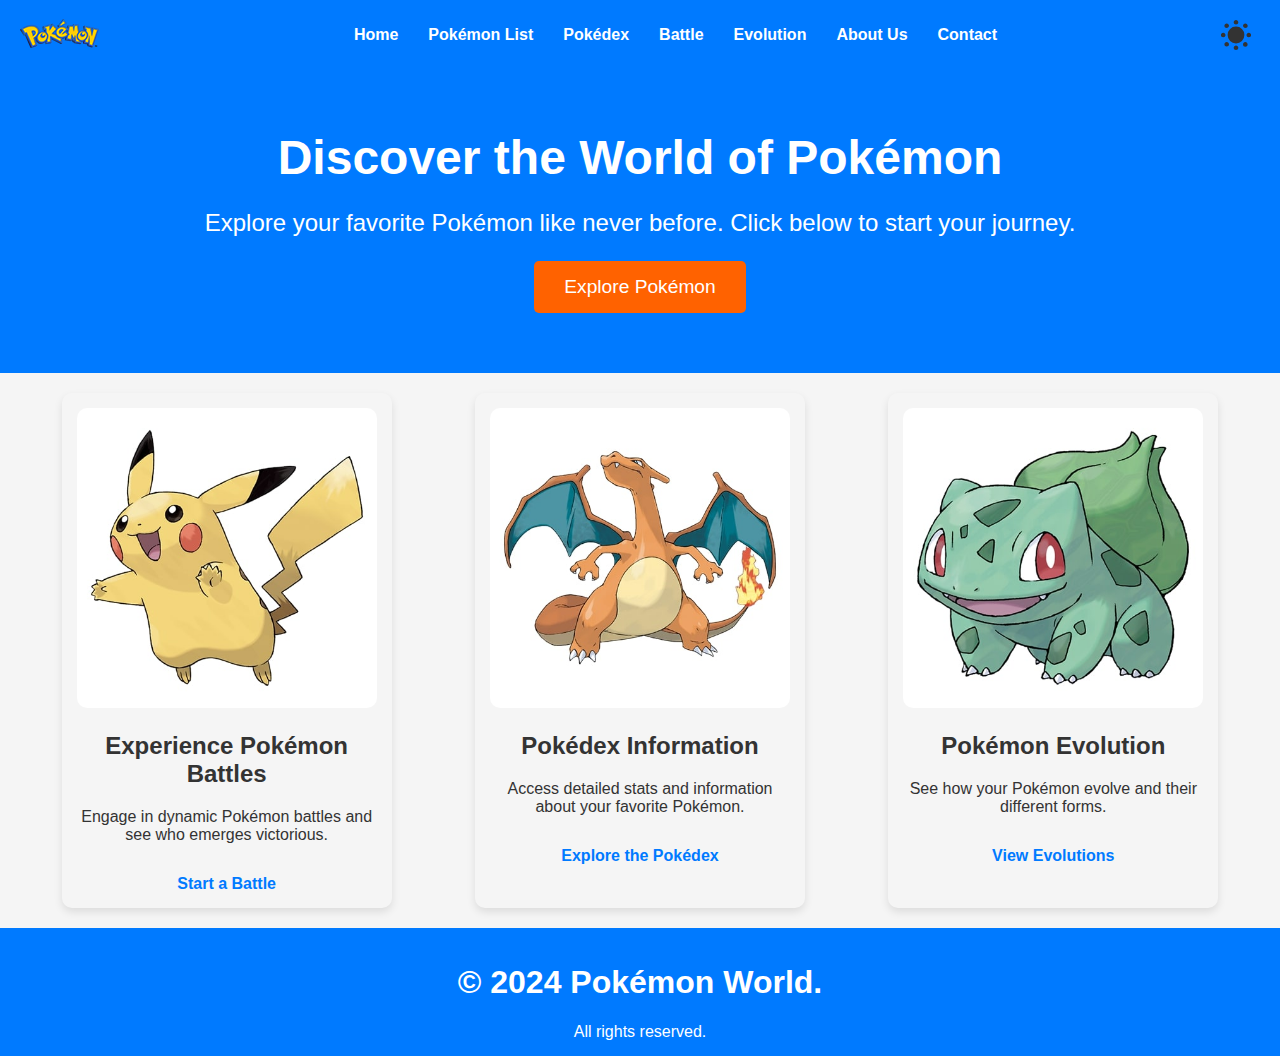
<file: index.html>
<!DOCTYPE html>
<html lang="en">
<head>
    <meta charset="UTF-8">
    <meta name="viewport" content="width=device-width, initial-scale=1.0">
    <title>Pokémon World - Home</title>
    <link rel="stylesheet" href="styles.css">
    <link rel="icon" href="images/logo.png">
</head>
<body>
    <header>
        <nav class="navbar">
            <div class="logo">
                <a href="index.html"><img src="images/logo.png" alt="Pokémon World Logo"></a>
            </div>
            <ul class="nav-links">
                <li><a href="index.html">Home</a></li>
                <li><a href="pokemon-list.html">Pokémon List</a></li>
                <li><a href="pokedex.html">Pokédex</a></li>
                <li><a href="battle.html">Battle</a></li>
                <li><a href="evolution.html">Evolution</a></li>
                <li><a href="about.html">About Us</a></li>
                <li><a href="contact.html">Contact</a></li>
            </ul>
            <!-- Dark mode toggle switch -->
            <button class="theme-toggle" type="button" title="Toggle theme" aria-label="Toggle theme">
                <svg xmlns="http://www.w3.org/2000/svg" aria-hidden="true" width="1em" height="1em" fill="currentColor" class="theme-toggle__expand" viewBox="0 0 32 32">
                    <clipPath id="theme-toggle__expand__cutout">
                        <path d="M0-11h25a1 1 0 0017 13v30H0Z" />
                    </clipPath>
                    <g clip-path="url(#theme-toggle__expand__cutout)">
                        <circle cx="16" cy="16" r="8.4" />
                        <path d="M18.3 3.2c0 1.3-1 2.3-2.3 2.3s-2.3-1-2.3-2.3S14.7.9 16 .9s2.3 1 2.3 2.3zm-4.6 25.6c0-1.3 1-2.3 2.3-2.3s2.3 1 2.3 2.3-1 2.3-2.3 2.3-2.3-1-2.3-2.3zm15.1-10.5c-1.3 0-2.3-1-2.3-2.3s1-2.3 2.3-2.3 2.3 1 2.3 2.3-1 2.3-2.3 2.3zM3.2 13.7c1.3 0 2.3 1 2.3 2.3s-1 2.3-2.3 2.3S.9 17.3.9 16s1-2.3 2.3-2.3zm5.8-7C9 7.9 7.9 9 6.7 9S4.4 8 4.4 6.7s1-2.3 2.3-2.3S9 5.4 9 6.7zm16.3 21c-1.3 0-2.3-1-2.3-2.3s1-2.3 2.3-2.3 2.3 1 2.3 2.3-1 2.3-2.3 2.3zm2.4-21c0 1.3-1 2.3-2.3 2.3S23 7.9 23 6.7s1-2.3 2.3-2.3 2.4 1 2.4 2.3zM6.7 23C8 23 9 24 9 25.3s-1 2.3-2.3 2.3-2.3-1-2.3-2.3 1-2.3 2.3-2.3z" />
                    </g>
                </svg>
            </button>
        </nav>
    </header>
    <main>
        
        <section class="hero">
            <div class="hero-text">
                <h1>Discover the World of Pokémon</h1>
                <p>Explore your favorite Pokémon like never before. Click below to start your journey.</p>
                <a href="pokemon-list.html" class="cta-button">Explore Pokémon</a>
            </div>
        </section>
        <div class="features">
            <article>
                <img src="images/pikachu.jpg" alt="Pikachu ready for battle" loading="lazy">
                <h2>Experience Pokémon Battles</h2>
                <p>Engage in dynamic Pokémon battles and see who emerges victorious.</p>
                <a href="battle.html" class="cta-link">Start a Battle</a>
            </article>
            <article>
                <img src="images/charizard.jpg" alt="Charizard displaying its power" loading="lazy">
                <h2>Pokédex Information</h2>
                <p>Access detailed stats and information about your favorite Pokémon.</p>
                <a href="pokedex.html" class="cta-link">Explore the Pokédex</a>
            </article>
            <article>
                <img src="images/bulbasaur.jpg" alt="Bulbasaur evolving" loading="lazy">
                <h2>Pokémon Evolution</h2>
                <p>See how your Pokémon evolve and their different forms.</p>
                <a href="evolution.html" class="cta-link">View Evolutions</a>
            </article>
        </div>
    </main>
    <footer>
        <article><h1>© 2024 Pokémon World.</h1> All rights reserved.</article>
    </footer>
    <script src="script.js"></script>
</body>
</html>
</file>
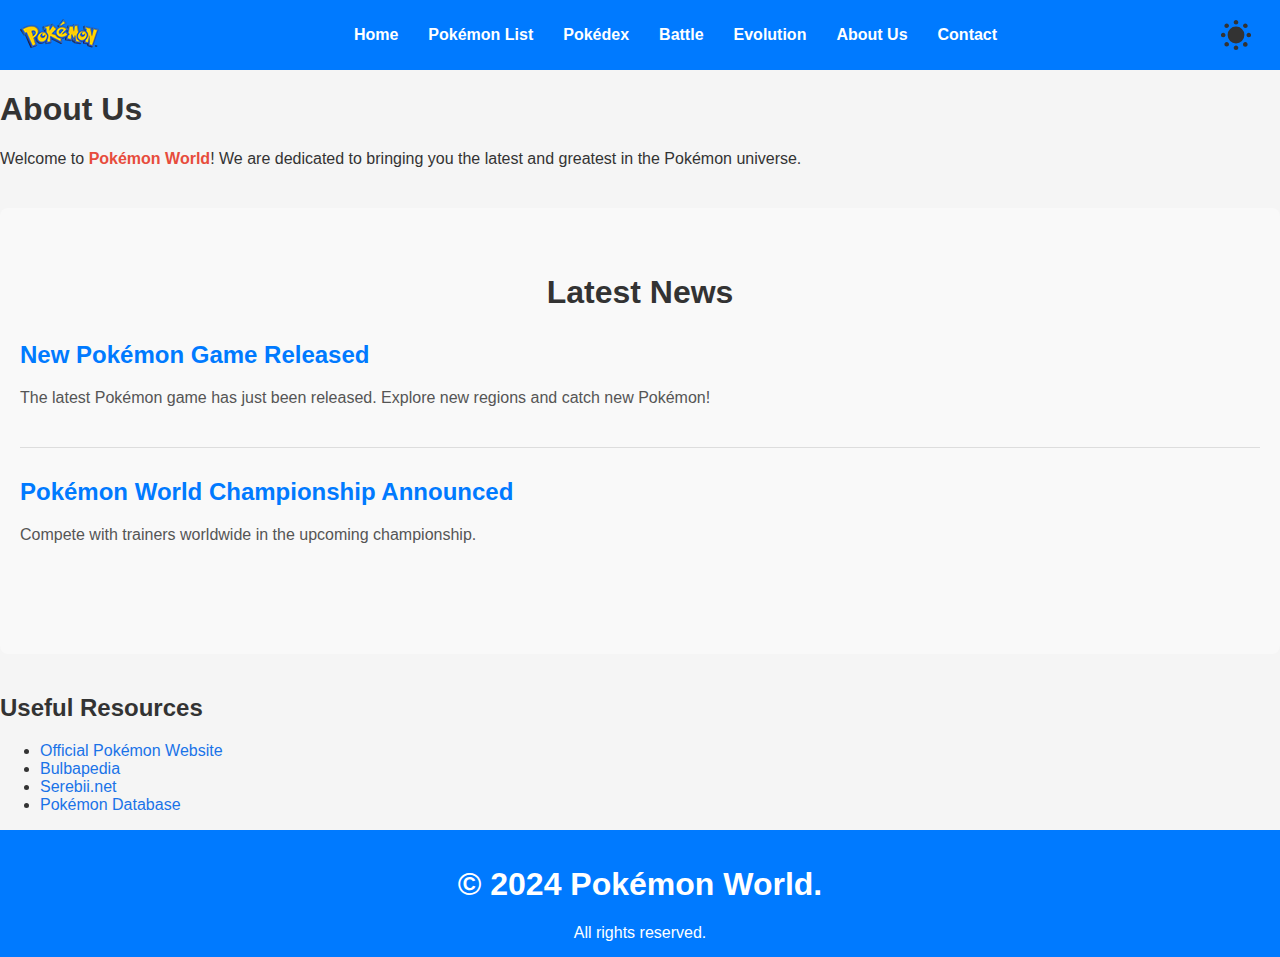
<file: about.html>
<!DOCTYPE html>
<html lang="en">
<head>
    <!-- Meta tags and links -->
    <meta charset="UTF-8">
    <meta name="viewport" content="width=device-width, initial-scale=1.0">
    <title>Pokémon World - About Us</title>
    <link rel="stylesheet" href="styles.css">
    <link rel="icon" href="images/logo.png">
</head>
<body>
    <header>
        <nav class="navbar">
            <div class="logo">
                <a href="index.html"><img src="images/logo.png" alt="Pokémon World Logo"></a>
            </div>
            <ul class="nav-links">
                <li><a href="index.html">Home</a></li>
                <li><a href="pokemon-list.html">Pokémon List</a></li>
                <li><a href="pokedex.html">Pokédex</a></li>
                <li><a href="battle.html">Battle</a></li>
                <li><a href="evolution.html">Evolution</a></li>
                <li><a href="about.html">About Us</a></li>
                <li><a href="contact.html">Contact</a></li>
            </ul>
            <!-- Dark mode toggle switch -->
            <button class="theme-toggle" type="button" title="Toggle theme" aria-label="Toggle theme">
                <svg xmlns="http://www.w3.org/2000/svg" aria-hidden="true" width="32" height="32" fill="currentColor" class="theme-toggle__expand" viewBox="0 0 32 32">
                    <clipPath id="theme-toggle__expand__cutout">
                        <path d="M0-11h25a1 1 0 0017 13v30H0Z" />
                    </clipPath>
                    <g clip-path="url(#theme-toggle__expand__cutout)">
                        <circle cx="16" cy="16" r="8.4" />
                        <path d="M18.3 3.2c0 1.3-1 2.3-2.3 2.3s-2.3-1-2.3-2.3S14.7.9 16 .9s2.3 1 2.3 2.3zm-4.6 25.6c0-1.3 1-2.3 2.3-2.3s2.3 1 2.3 2.3-1 2.3-2.3 2.3-2.3-1-2.3-2.3zm15.1-10.5c-1.3 0-2.3-1-2.3-2.3s1-2.3 2.3-2.3 2.3 1 2.3 2.3-1 2.3-2.3 2.3zM3.2 13.7c1.3 0 2.3 1 2.3 2.3s-1 2.3-2.3 2.3S.9 17.3.9 16s1-2.3 2.3-2.3zm5.8-7C9 7.9 7.9 9 6.7 9S4.4 8 4.4 6.7s1-2.3 2.3-2.3S9 5.4 9 6.7zm16.3 21c-1.3 0-2.3-1-2.3-2.3s1-2.3 2.3-2.3 2.3 1 2.3 2.3-1 2.3-2.3 2.3zm2.4-21c0 1.3-1 2.3-2.3 2.3S23 7.9 23 6.7s1-2.3 2.3-2.3 2.4 1 2.4 2.3zM6.7 23C8 23 9 24 9 25.3s-1 2.3-2.3 2.3-2.3-1-2.3-2.3 1-2.3 2.3-2.3z" />
                    </g>
                </svg>
            </button>
        </nav>
    </header>
    <main>
        <section class="about-us">
            <h1>About Us</h1>
            <p>Welcome to <span class="highlight">Pokémon World</span>! We are dedicated to bringing you the latest and greatest in the Pokémon universe.</p>
            <!-- Additional content can go here -->
        </section>
        <section class="news">
            <h2>Latest News</h2>
            <article>
                <h3>New Pokémon Game Released</h3>
                <p>The latest Pokémon game has just been released. Explore new regions and catch new Pokémon!</p>
            </article>
            <article>
                <h3>Pokémon World Championship Announced</h3>
                <p>Compete with trainers worldwide in the upcoming championship.</p>
            </article>
        </section>
        
        <!-- Resource list with data-id attributes -->
        <section class="resources">
            <h2>Useful Resources</h2>
            <ul class="resource-list">
                <li><a href="https://www.pokemon.com/us/" data-id="link1" class="resource-link">Official Pokémon Website</a></li>
                <li><a href="https://bulbapedia.bulbagarden.net/wiki/Main_Page" data-id="link2" class="resource-link">Bulbapedia</a></li>
                <li><a href="https://www.serebii.net/" data-id="link3" class="resource-link">Serebii.net</a></li>
                <li><a href="https://www.pokemondb.net/" data-id="link4" class="resource-link">Pokémon Database</a></li>
            </ul>
        </section>
        
    </main>
    <footer>
        <article><h1>© 2024 Pokémon World.</h1> All rights reserved.</article>
    </footer>
    <script src="script.js"></script>
</body>
</html>
</file>
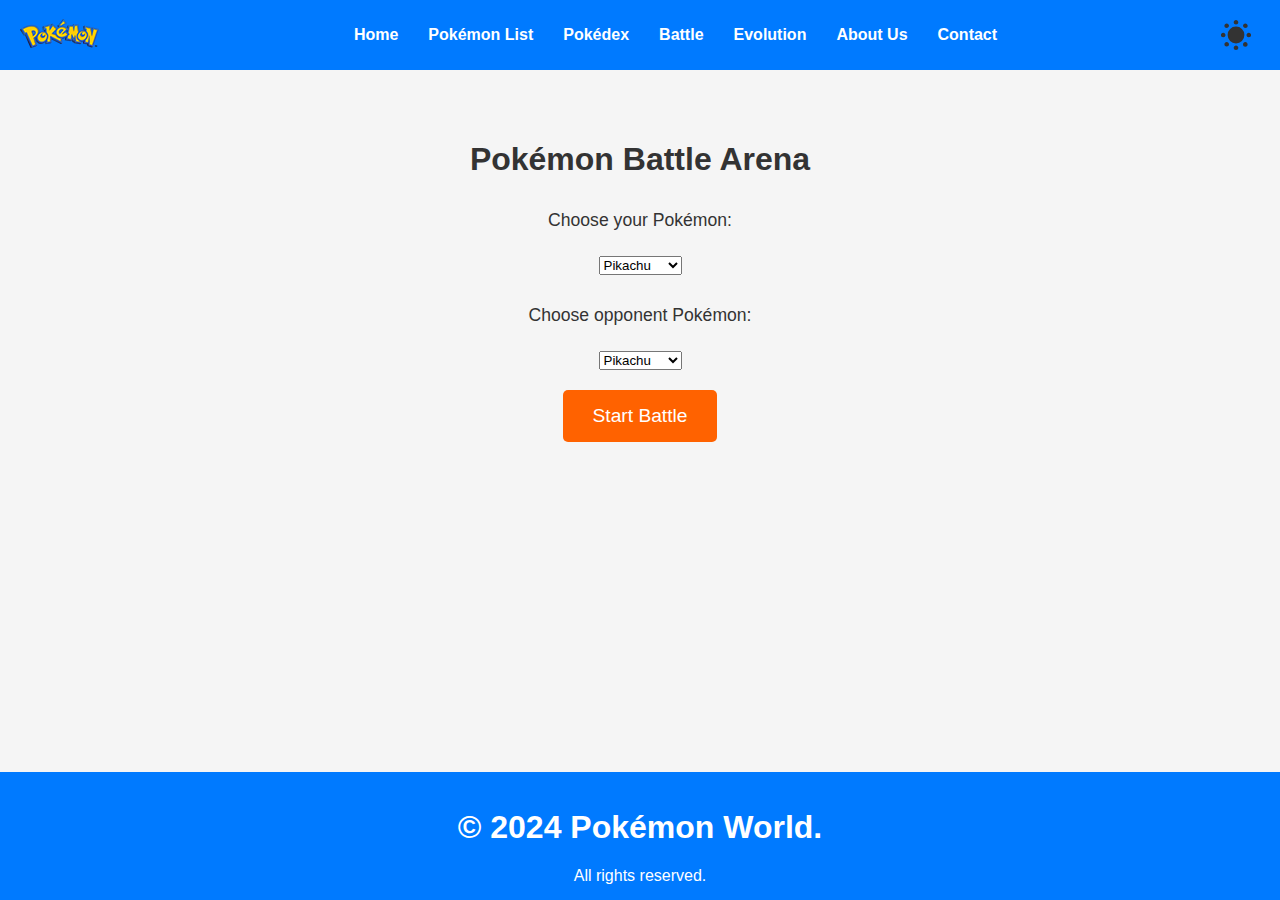
<file: battle.html>
<!DOCTYPE html>
<html lang="en">
<head>
    <meta charset="UTF-8">
    <meta name="viewport" content="width=device-width, initial-scale=1.0">
    <title>Pokémon World - Battle</title>
    <link rel="stylesheet" href="styles.css">
    <link rel="icon" href="images/logo.png">
</head>
<body>
    <header>
        <nav class="navbar">
            <div class="logo">
                <a href="index.html"><img src="images/logo.png" alt="Pokémon World Logo"></a>
            </div>
            <ul class="nav-links">
                <li><a href="index.html">Home</a></li>
                <li><a href="pokemon-list.html">Pokémon List</a></li>
                <li><a href="pokedex.html">Pokédex</a></li>
                <li><a href="battle.html">Battle</a></li>
                <li><a href="evolution.html">Evolution</a></li>
                <li><a href="about.html">About Us</a></li>
                <li><a href="contact.html">Contact</a></li>
            </ul>
            <!-- Dark mode toggle switch -->
            <button class="theme-toggle" type="button" title="Toggle theme" aria-label="Toggle theme">
                <svg xmlns="http://www.w3.org/2000/svg" aria-hidden="true" width="1em" height="1em" fill="currentColor" class="theme-toggle__expand" viewBox="0 0 32 32">
                    <clipPath id="theme-toggle__expand__cutout">
                        <path d="M0-11h25a1 1 0 0017 13v30H0Z" />
                    </clipPath>
                    <g clip-path="url(#theme-toggle__expand__cutout)">
                        <circle cx="16" cy="16" r="8.4" />
                        <path d="M18.3 3.2c0 1.3-1 2.3-2.3 2.3s-2.3-1-2.3-2.3S14.7.9 16 .9s2.3 1 2.3 2.3zm-4.6 25.6c0-1.3 1-2.3 2.3-2.3s2.3 1 2.3 2.3-1 2.3-2.3 2.3-2.3-1-2.3-2.3zm15.1-10.5c-1.3 0-2.3-1-2.3-2.3s1-2.3 2.3-2.3 2.3 1 2.3 2.3-1 2.3-2.3 2.3zM3.2 13.7c1.3 0 2.3 1 2.3 2.3s-1 2.3-2.3 2.3S.9 17.3.9 16s1-2.3 2.3-2.3zm5.8-7C9 7.9 7.9 9 6.7 9S4.4 8 4.4 6.7s1-2.3 2.3-2.3S9 5.4 9 6.7zm16.3 21c-1.3 0-2.3-1-2.3-2.3s1-2.3 2.3-2.3 2.3 1 2.3 2.3-1 2.3-2.3 2.3zm2.4-21c0 1.3-1 2.3-2.3 2.3S23 7.9 23 6.7s1-2.3 2.3-2.3 2.4 1 2.4 2.3zM6.7 23C8 23 9 24 9 25.3s-1 2.3-2.3 2.3-2.3-1-2.3-2.3 1-2.3 2.3-2.3z" />
                    </g>
                </svg>
            </button>
        </nav>
    </header>
    <main>
        <section class="battle">
            <h1>Pokémon Battle Arena</h1>
            <div class="battle-area">
                <label for="pokemon1">Choose your Pokémon:</label>
                <select id="pokemon1" class="pokemon-select">
                    <option value="Pikachu">Pikachu</option>
                    <option value="Charizard">Charizard</option>
                    <option value="Bulbasaur">Bulbasaur</option>
                    <option value="Squirtle">Squirtle</option>
                </select>
                <label for="pokemon2">Choose opponent Pokémon:</label>
                <select id="pokemon2" class="pokemon-select">
                    <option value="Pikachu">Pikachu</option>
                    <option value="Charizard">Charizard</option>
                    <option value="Bulbasaur">Bulbasaur</option>
                    <option value="Squirtle">Squirtle</option>
                </select>
                <button id="battleBtn">Start Battle</button>
                <div id="battleResult" class="battle-result"></div>
            </div>
        </section>
    </main>
    <footer>
        <article><h1>© 2024 Pokémon World.</h1> All rights reserved.</article>
    </footer>
    <script src="script.js"></script>
</body>
</html>
</file>
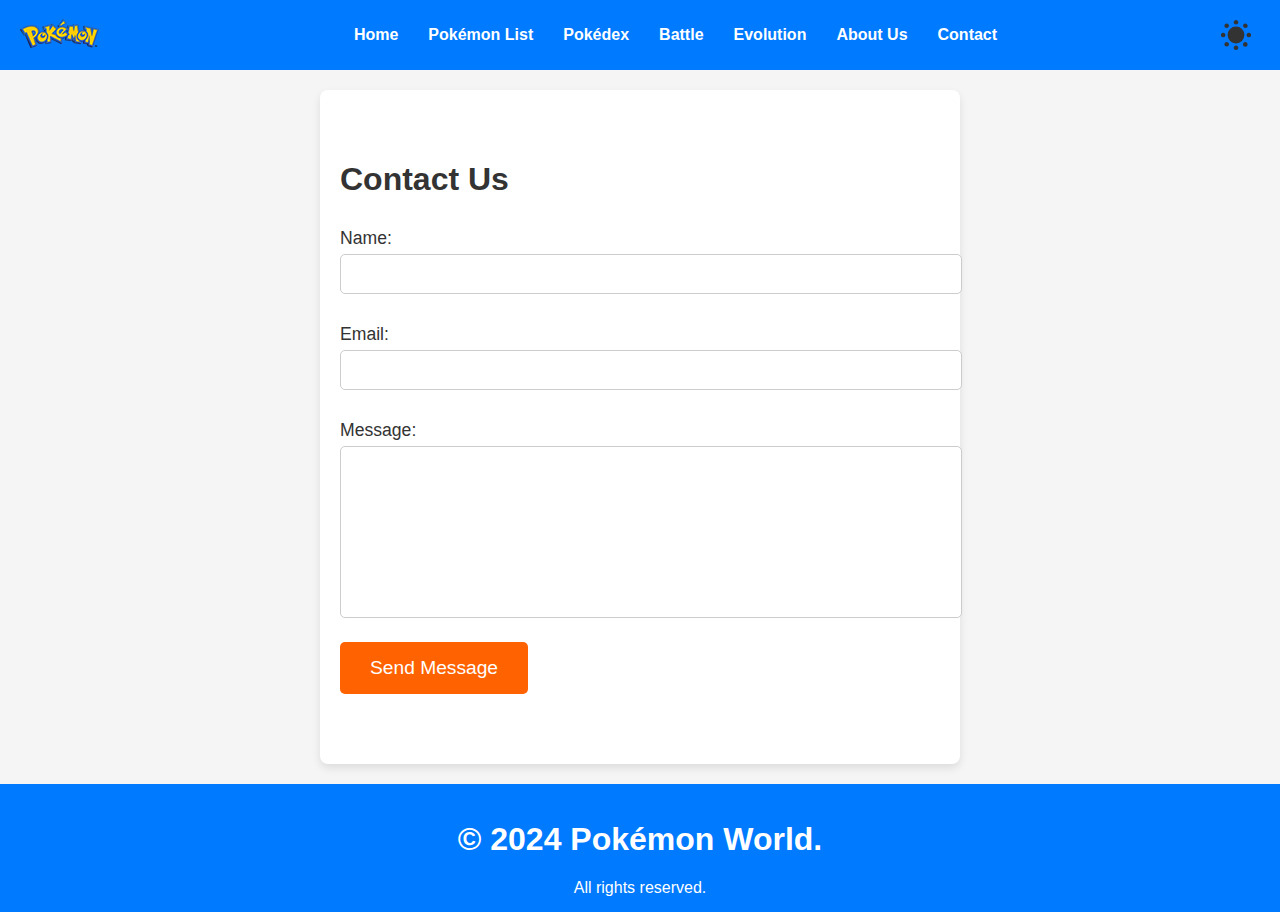
<file: contact.html>
<!DOCTYPE html>
<html lang="en">
<head>
    <meta charset="UTF-8">
    <meta name="viewport" content="width=device-width, initial-scale=1.0">
    <title>Pokémon World - Contact</title>
    <link rel="stylesheet" href="styles.css">
    <link rel="icon" href="images/logo.png">
</head>
<body>
    <header>
        <nav class="navbar">
            <div class="logo">
                <a href="index.html"><img src="images/logo.png" alt="Pokémon World Logo"></a>
            </div>
            <ul class="nav-links">
                <li><a href="index.html">Home</a></li>
                <li><a href="pokemon-list.html">Pokémon List</a></li>
                <li><a href="pokedex.html">Pokédex</a></li>
                <li><a href="battle.html">Battle</a></li>
                <li><a href="evolution.html">Evolution</a></li>
                <li><a href="about.html">About Us</a></li>
                <li><a href="contact.html">Contact</a></li>
            </ul>
            <!-- Dark mode toggle switch -->
            <button class="theme-toggle" type="button" title="Toggle theme" aria-label="Toggle theme">
                <svg xmlns="http://www.w3.org/2000/svg" aria-hidden="true" width="1em" height="1em" fill="currentColor" class="theme-toggle__expand" viewBox="0 0 32 32">
                    <clipPath id="theme-toggle__expand__cutout">
                        <path d="M0-11h25a1 1 0 0017 13v30H0Z" />
                    </clipPath>
                    <g clip-path="url(#theme-toggle__expand__cutout)">
                        <circle cx="16" cy="16" r="8.4" />
                        <path d="M18.3 3.2c0 1.3-1 2.3-2.3 2.3s-2.3-1-2.3-2.3S14.7.9 16 .9s2.3 1 2.3 2.3zm-4.6 25.6c0-1.3 1-2.3 2.3-2.3s2.3 1 2.3 2.3-1 2.3-2.3 2.3-2.3-1-2.3-2.3zm15.1-10.5c-1.3 0-2.3-1-2.3-2.3s1-2.3 2.3-2.3 2.3 1 2.3 2.3-1 2.3-2.3 2.3zM3.2 13.7c1.3 0 2.3 1 2.3 2.3s-1 2.3-2.3 2.3S.9 17.3.9 16s1-2.3 2.3-2.3zm5.8-7C9 7.9 7.9 9 6.7 9S4.4 8 4.4 6.7s1-2.3 2.3-2.3S9 5.4 9 6.7zm16.3 21c-1.3 0-2.3-1-2.3-2.3s1-2.3 2.3-2.3 2.3 1 2.3 2.3-1 2.3-2.3 2.3zm2.4-21c0 1.3-1 2.3-2.3 2.3S23 7.9 23 6.7s1-2.3 2.3-2.3 2.4 1 2.4 2.3zM6.7 23C8 23 9 24 9 25.3s-1 2.3-2.3 2.3-2.3-1-2.3-2.3 1-2.3 2.3-2.3z" />
                    </g>
                </svg>
            </button>
        </nav>
    </header>
    <main>
        <section class="contact-form">
            <h1>Contact Us</h1>
            <form id="contactForm">
                <label for="name">Name:</label>
                <input type="text" id="name" required>
                <label for="email">Email:</label>
                <input type="email" id="email" required>
                <label for="message">Message:</label>
                <textarea id="message" required></textarea>
                <button type="submit">Send Message</button>
                <div id="formMessage" class="form-message"></div>
            </form>
        </section>
    </main>
    <footer>
        <article><h1>© 2024 Pokémon World.</h1> All rights reserved.</article>
    </footer>
    <script src="script.js"></script>
</body>
</html>
</file>
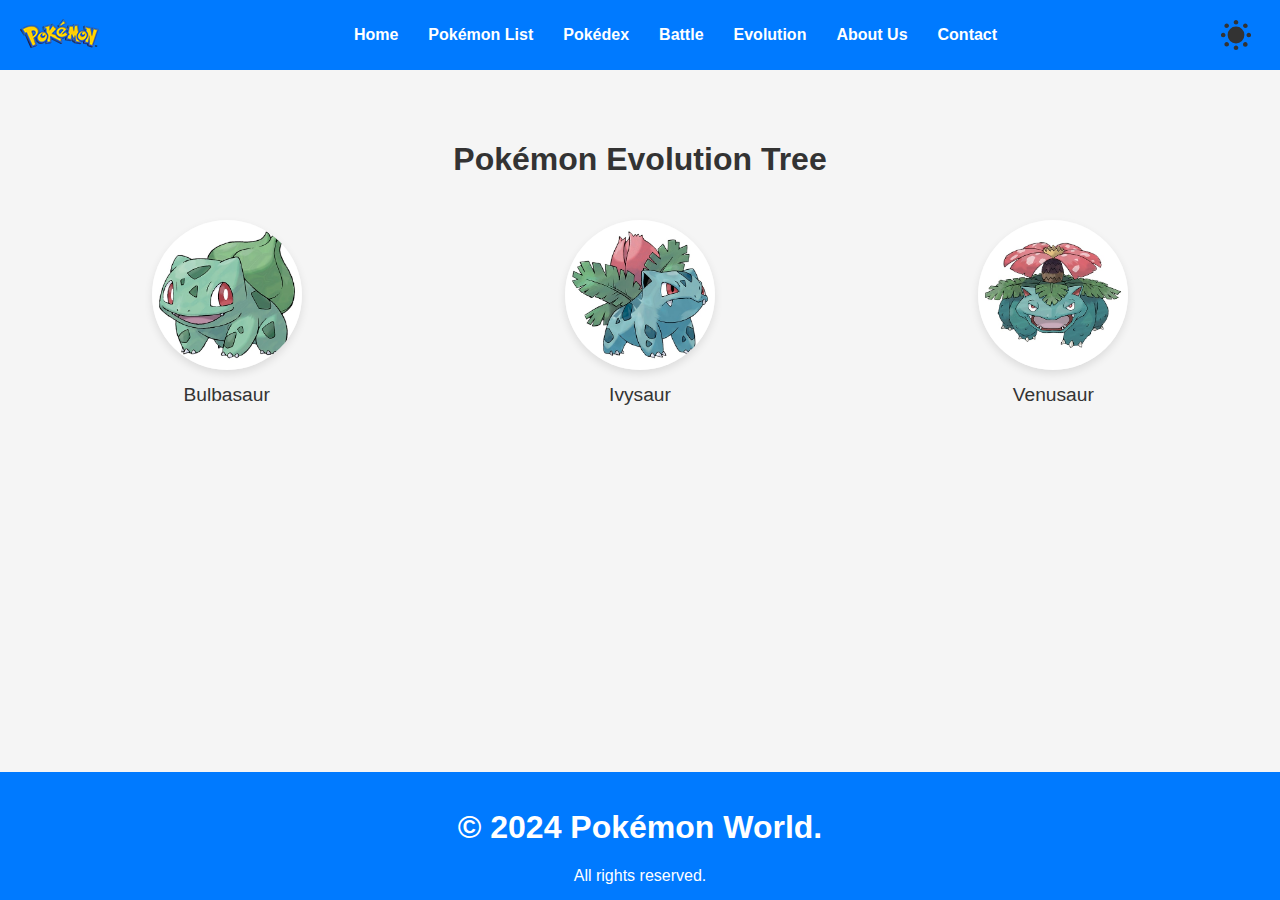
<file: evolution.html>
<!DOCTYPE html>
<html lang="en">
<head>
    <meta charset="UTF-8">
    <meta name="viewport" content="width=device-width, initial-scale=1.0">
    <title>Pokémon World - Evolution</title>
    <link rel="stylesheet" href="styles.css">
    <link rel="icon" href="images/logo.png">
</head>
<body>
    <header>
        <nav class="navbar">
            <div class="logo">
                <a href="index.html"><img src="images/logo.png" alt="Pokémon World Logo"></a>
            </div>
            <ul class="nav-links">
                <li><a href="index.html">Home</a></li>
                <li><a href="pokemon-list.html">Pokémon List</a></li>
                <li><a href="pokedex.html">Pokédex</a></li>
                <li><a href="battle.html">Battle</a></li>
                <li><a href="evolution.html">Evolution</a></li>
                <li><a href="about.html">About Us</a></li>
                <li><a href="contact.html">Contact</a></li>
            </ul>
            <!-- Dark mode toggle switch -->
            <button class="theme-toggle" type="button" title="Toggle theme" aria-label="Toggle theme">
                <svg xmlns="http://www.w3.org/2000/svg" aria-hidden="true" width="1em" height="1em" fill="currentColor" class="theme-toggle__expand" viewBox="0 0 32 32">
                    <clipPath id="theme-toggle__expand__cutout">
                        <path d="M0-11h25a1 1 0 0017 13v30H0Z" />
                    </clipPath>
                    <g clip-path="url(#theme-toggle__expand__cutout)">
                        <circle cx="16" cy="16" r="8.4" />
                        <path d="M18.3 3.2c0 1.3-1 2.3-2.3 2.3s-2.3-1-2.3-2.3S14.7.9 16 .9s2.3 1 2.3 2.3zm-4.6 25.6c0-1.3 1-2.3 2.3-2.3s2.3 1 2.3 2.3-1 2.3-2.3 2.3-2.3-1-2.3-2.3zm15.1-10.5c-1.3 0-2.3-1-2.3-2.3s1-2.3 2.3-2.3 2.3 1 2.3 2.3-1 2.3-2.3 2.3zM3.2 13.7c1.3 0 2.3 1 2.3 2.3s-1 2.3-2.3 2.3S.9 17.3.9 16s1-2.3 2.3-2.3zm5.8-7C9 7.9 7.9 9 6.7 9S4.4 8 4.4 6.7s1-2.3 2.3-2.3S9 5.4 9 6.7zm16.3 21c-1.3 0-2.3-1-2.3-2.3s1-2.3 2.3-2.3 2.3 1 2.3 2.3-1 2.3-2.3 2.3zm2.4-21c0 1.3-1 2.3-2.3 2.3S23 7.9 23 6.7s1-2.3 2.3-2.3 2.4 1 2.4 2.3zM6.7 23C8 23 9 24 9 25.3s-1 2.3-2.3 2.3-2.3-1-2.3-2.3 1-2.3 2.3-2.3z" />
                    </g>
                </svg>
            </button>
        </nav>
    </header>
    <main>
        <section class="evolution">
            <h1>Pokémon Evolution Tree</h1>
            <div class="evolution-tree">
                <figure>
                    <img src="images/bulbasaur.jpg" alt="Bulbasaur">
                    <figcaption>Bulbasaur</figcaption>
                </figure>
                <figure>
                    <img src="images/ivysaur.jpg" alt="Ivysaur">
                    <figcaption>Ivysaur</figcaption>
                </figure>
                <figure>
                    <img src="images/venusaur.jpg" alt="Venusaur">
                    <figcaption>Venusaur</figcaption>
                </figure>
                <!-- Add more evolution stages here -->
            </div>
        </section>
    </main>
    <footer>
        <article><h1>© 2024 Pokémon World.</h1> All rights reserved.</article>
    </footer>
    <script src="script.js"></script>
</body>
</html>
</file>
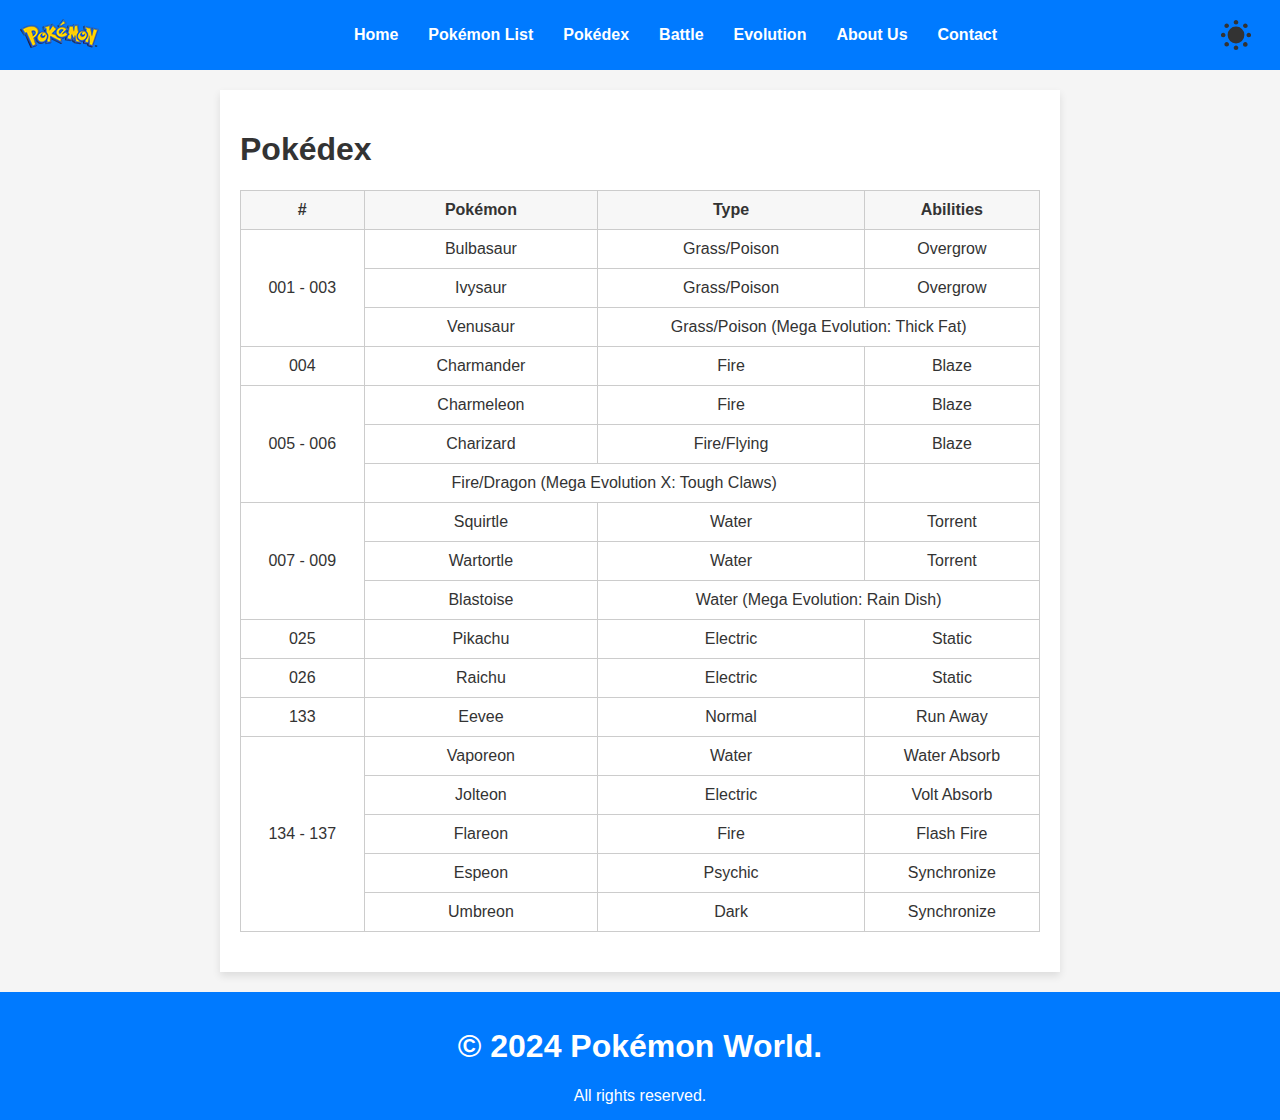
<file: pokedex.html>
<!DOCTYPE html>
<html lang="en">
<head>
    <meta charset="UTF-8">
    <meta name="viewport" content="width=device-width, initial-scale=1.0">
    <title>Pokémon World - Pokédex</title>
    <link rel="stylesheet" href="styles.css">
    <link rel="icon" href="images/logo.png">
</head>
<body>
    <header>
        <nav class="navbar">
            <div class="logo">
                <a href="index.html"><img src="images/logo.png" alt="Pokémon World Logo"></a>
            </div>
            <ul class="nav-links">
                <li><a href="index.html">Home</a></li>
                <li><a href="pokemon-list.html">Pokémon List</a></li>
                <li><a href="pokedex.html">Pokédex</a></li>
                <li><a href="battle.html">Battle</a></li>
                <li><a href="evolution.html">Evolution</a></li>
                <li><a href="about.html">About Us</a></li>
                <li><a href="contact.html">Contact</a></li>
            </ul>
            <!-- Dark mode toggle switch -->
            <button class="theme-toggle" type="button" title="Toggle theme" aria-label="Toggle theme">
                <svg xmlns="http://www.w3.org/2000/svg" aria-hidden="true" width="1em" height="1em" fill="currentColor" class="theme-toggle__expand" viewBox="0 0 32 32">
                    <clipPath id="theme-toggle__expand__cutout">
                        <path d="M0-11h25a1 1 0 0017 13v30H0Z" />
                    </clipPath>
                    <g clip-path="url(#theme-toggle__expand__cutout)">
                        <circle cx="16" cy="16" r="8.4" />
                        <path d="M18.3 3.2c0 1.3-1 2.3-2.3 2.3s-2.3-1-2.3-2.3S14.7.9 16 .9s2.3 1 2.3 2.3zm-4.6 25.6c0-1.3 1-2.3 2.3-2.3s2.3 1 2.3 2.3-1 2.3-2.3 2.3-2.3-1-2.3-2.3zm15.1-10.5c-1.3 0-2.3-1-2.3-2.3s1-2.3 2.3-2.3 2.3 1 2.3 2.3-1 2.3-2.3 2.3zM3.2 13.7c1.3 0 2.3 1 2.3 2.3s-1 2.3-2.3 2.3S.9 17.3.9 16s1-2.3 2.3-2.3zm5.8-7C9 7.9 7.9 9 6.7 9S4.4 8 4.4 6.7s1-2.3 2.3-2.3S9 5.4 9 6.7zm16.3 21c-1.3 0-2.3-1-2.3-2.3s1-2.3 2.3-2.3 2.3 1 2.3 2.3-1 2.3-2.3 2.3zm2.4-21c0 1.3-1 2.3-2.3 2.3S23 7.9 23 6.7s1-2.3 2.3-2.3 2.4 1 2.4 2.3zM6.7 23C8 23 9 24 9 25.3s-1 2.3-2.3 2.3-2.3-1-2.3-2.3 1-2.3 2.3-2.3z" />
                    </g>
                </svg>
            </button>
        </nav>
    </header>
    <main>
        <section class="pokedex">
            <h1>Pokédex</h1>
            <table>
                <thead>
                    <tr>
                        <th>#</th>
                        <th>Pokémon</th>
                        <th>Type</th>
                        <th>Abilities</th>
                    </tr>
                </thead>
                <tbody>
                    <tr>
                        <td rowspan="3">001 - 003</td> <!-- rowspan for Bulbasaur, Ivysaur, Venusaur -->
                        <td>Bulbasaur</td>
                        <td>Grass/Poison</td>
                        <td>Overgrow</td>
                    </tr>
                    <tr>
                        <td>Ivysaur</td>
                        <td>Grass/Poison</td>
                        <td>Overgrow</td>
                    </tr>
                    <tr>
                        <td>Venusaur</td>
                        <td colspan="2">Grass/Poison (Mega Evolution: Thick Fat)</td> <!-- colspan for combined Type and Abilities -->
                    </tr>
                    <tr>
                        <td rowspan="1">004</td> <!-- Single entry for Charmander -->
                        <td>Charmander</td>
                        <td>Fire</td>
                        <td>Blaze</td>
                    </tr>
                    <tr>
                        <td rowspan="3">005 - 006</td> <!-- rowspan for Charmeleon, Charizard -->
                        <td>Charmeleon</td>
                        <td>Fire</td>
                        <td>Blaze</td>
                    </tr>
                    <tr>
                        <td>Charizard</td>
                        <td>Fire/Flying</td>
                        <td>Blaze</td>
                    </tr>
                    <tr>
                        <td colspan="2">Fire/Dragon (Mega Evolution X: Tough Claws)</td> <!-- Mega Evolution description -->
                    </tr>
                    <tr>
                        <td rowspan="3">007 - 009</td> <!-- rowspan for Squirtle, Wartortle, Blastoise -->
                        <td>Squirtle</td>
                        <td>Water</td>
                        <td>Torrent</td>
                    </tr>
                    <tr>
                        <td>Wartortle</td>
                        <td>Water</td>
                        <td>Torrent</td>
                    </tr>
                    <tr>
                        <td>Blastoise</td>
                        <td colspan="2">Water (Mega Evolution: Rain Dish)</td> <!-- Mega Evolution description -->
                    </tr>
                    <tr>
                        <td rowspan="1">025</td> <!-- Single entry for Pikachu -->
                        <td>Pikachu</td>
                        <td>Electric</td>
                        <td>Static</td>
                    </tr>
                    <tr>
                        <td rowspan="1">026</td> <!-- Single entry for Raichu -->
                        <td>Raichu</td>
                        <td>Electric</td>
                        <td>Static</td>
                    </tr>
                    <tr>
                        <td rowspan="1">133</td> <!-- Single entry for Eevee -->
                        <td>Eevee</td>
                        <td>Normal</td>
                        <td>Run Away</td>
                    </tr>
                    <tr>
                        <td rowspan="5">134 - 137</td> <!-- rowspan for Eevee evolutions -->
                        <td>Vaporeon</td>
                        <td>Water</td>
                        <td>Water Absorb</td>
                    </tr>
                    <tr>
                        <td>Jolteon</td>
                        <td>Electric</td>
                        <td>Volt Absorb</td>
                    </tr>
                    <tr>
                        <td>Flareon</td>
                        <td>Fire</td>
                        <td>Flash Fire</td>
                    </tr>
                    <tr>
                        <td>Espeon</td>
                        <td>Psychic</td>
                        <td>Synchronize</td>
                    </tr>
                    <tr>
                        <td>Umbreon</td>
                        <td>Dark</td>
                        <td>Synchronize</td>
                    </tr>
                </tbody>
            </table>
            
        </section>
    </main>
    <footer>
        <article><h1>© 2024 Pokémon World.</h1> All rights reserved.</article>
    </footer>
    <script src="script.js"></script>
</body>
</html>
</file>
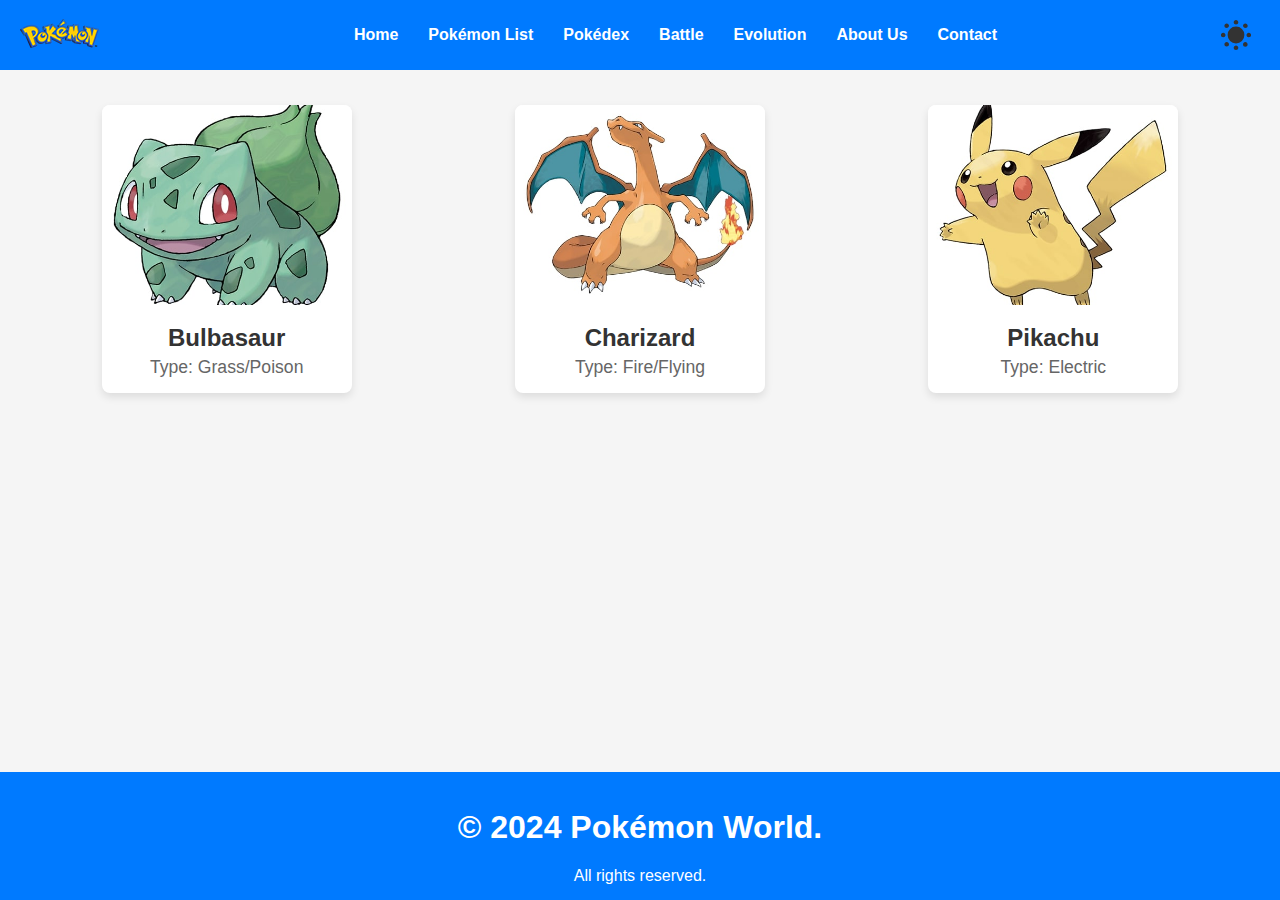
<file: pokemon-list.html>
<!DOCTYPE html>
<html lang="en">
<head>
    <meta charset="UTF-8">
    <meta name="viewport" content="width=device-width, initial-scale=1.0">
    <title>Pokémon World - Pokémon List</title>
    <link rel="stylesheet" href="styles.css">
    <link rel="icon" href="images/logo.png">
</head>
<body>
    <header>
        <nav class="navbar">
            <div class="logo">
                <a href="index.html"><img src="images/logo.png" alt="Pokémon World Logo"></a>
            </div>
            <ul class="nav-links">
                <li><a href="index.html">Home</a></li>
                <li><a href="pokemon-list.html">Pokémon List</a></li>
                <li><a href="pokedex.html">Pokédex</a></li>
                <li><a href="battle.html">Battle</a></li>
                <li><a href="evolution.html">Evolution</a></li>
                <li><a href="about.html">About Us</a></li>
                <li><a href="contact.html">Contact</a></li>
            </ul>
            <!-- Dark mode toggle switch -->
            <button class="theme-toggle" type="button" title="Toggle theme" aria-label="Toggle theme">
                <svg xmlns="http://www.w3.org/2000/svg" aria-hidden="true" width="1em" height="1em" fill="currentColor" class="theme-toggle__expand" viewBox="0 0 32 32">
                    <clipPath id="theme-toggle__expand__cutout">
                        <path d="M0-11h25a1 1 0 0017 13v30H0Z" />
                    </clipPath>
                    <g clip-path="url(#theme-toggle__expand__cutout)">
                        <circle cx="16" cy="16" r="8.4" />
                        <path d="M18.3 3.2c0 1.3-1 2.3-2.3 2.3s-2.3-1-2.3-2.3S14.7.9 16 .9s2.3 1 2.3 2.3zm-4.6 25.6c0-1.3 1-2.3 2.3-2.3s2.3 1 2.3 2.3-1 2.3-2.3 2.3-2.3-1-2.3-2.3zm15.1-10.5c-1.3 0-2.3-1-2.3-2.3s1-2.3 2.3-2.3 2.3 1 2.3 2.3-1 2.3-2.3 2.3zM3.2 13.7c1.3 0 2.3 1 2.3 2.3s-1 2.3-2.3 2.3S.9 17.3.9 16s1-2.3 2.3-2.3zm5.8-7C9 7.9 7.9 9 6.7 9S4.4 8 4.4 6.7s1-2.3 2.3-2.3S9 5.4 9 6.7zm16.3 21c-1.3 0-2.3-1-2.3-2.3s1-2.3 2.3-2.3 2.3 1 2.3 2.3-1 2.3-2.3 2.3zm2.4-21c0 1.3-1 2.3-2.3 2.3S23 7.9 23 6.7s1-2.3 2.3-2.3 2.4 1 2.4 2.3zM6.7 23C8 23 9 24 9 25.3s-1 2.3-2.3 2.3-2.3-1-2.3-2.3 1-2.3 2.3-2.3z" />
                    </g>
                </svg>
            </button>
        </nav>
    </header>
    <main>
        <section class="pokemon-gallery">
            <div class="pokemon-card">
                <img src="images/bulbasaur.jpg" alt="Bulbasaur">
                <h2>Bulbasaur</h2>
                <p>Type: Grass/Poison</p>
            </div>
            <div class="pokemon-card">
                <img src="images/charizard.jpg" alt="Charizard">
                <h2>Charizard</h2>
                <p>Type: Fire/Flying</p>
            </div>
            <div class="pokemon-card">
                <img src="images/pikachu.jpg" alt="Pikachu">
                <h2>Pikachu</h2>
                <p>Type: Electric</p>
            </div>
            <!-- Add more Pokémon cards here -->
        </section>
    </main>
    <footer>
        <article><h1>© 2024 Pokémon World.</h1> All rights reserved.</article>
    </footer>
    <script src="script.js"></script>
</body>
</html>
</file>
<file: styles.css>
/* Define CSS Variables */
:root {
    /* Light Theme Variables */
    --primary-color: #007aff;          /* Hover color */
    --secondary-color: #800080;        /* Visited link color */
    --background-color: #f5f5f5;       /* Background color */
    --text-color: #333;                /* Default text color */
    --button-bg-color: #ff6200;        /* Button background color */
    --button-hover-bg-color: #005bbb;  /* Active link color */
    --button-text-color: #fff;          /* Button text color */

    /* Dark Theme Variables */
    --dark-bg-color: #2c3e50;          /* Dark background color */
    --dark-text-color: #ecf0f1;        /* Default dark mode text color */
    --dark-secondary-color: #b19cd9;   /* Visited link color in dark mode */
    --dark-hover-color: #1abc9c;       /* Hover color in dark mode */
    --dark-active-color: #e74c3c;      /* Active link color in dark mode */
    --dark-nav-color: #1a252f;         /* Dark navbar color */
    --dark-footer-color: #1a252f;      /* Dark footer color */
    --dark-card-color: #2c3e50;         /* Dark card color */
    --dark-button-bg-color: #555;        /* Dark button background color */
    --dark-button-hover-bg-color: #666; /* Dark button hover background color */
    --dark-button-text-color: #ffffff;   /* Dark button text color */
}

/* Base Styles */
body {
    /* Base font family */
    font-family: 'Segoe UI', Tahoma, Geneva, Verdana, sans-serif;
    /* Background color */
    background-color: var(--background-color);
    /* Text color */
    color: var(--text-color);
    /* Reset margins and paddings */
    margin: 0;
    padding: 0;
    /* Flex container for full viewport height */
    display: flex;
    flex-direction: column;
    min-height: 100vh;
    /* Smooth transition for background and text color */
    transition: background-color 0.3s ease, color 0.3s ease;
}

/* Dark mode */
body.dark-mode {
    /* Dark background color */
    background-color: var(--dark-bg-color);
    /* Dark text color */
    color: var(--dark-text-color);
}

/* Main content flex-grow to push footer down */
main {
    flex: 1;
}

/* Highlight Class */
.highlight {
    /* Highlight color */
    color: #e74c3c;
    /* Bold text */
    font-weight: bold;
}

/* News Section */
.news {
    /* Padding */
    padding: 40px 20px;
    /* Background color */
    background-color: #f9f9f9;
    /* Margin */
    margin: 40px 0;
    border-radius: 8px;
}

.news h2 {
    /* Font size */
    font-size: 2em;
    /* Margin */
    margin-bottom: 30px;
    /* Text color */
    color: #333;
    text-align: center;
}

.news article {
    /* Margin */
    margin-bottom: 30px;
    /* Padding */
    padding-bottom: 20px;
    /* Border */
    border-bottom: 1px solid #ddd;
}

.news article:last-child {
    /* No border on the last article */
    border-bottom: none;
}

.news article h3 {
    /* Font size */
    font-size: 1.5em;
    /* Margin */
    margin-bottom: 15px;
    /* Text color */
    color: #007aff;
}

.news article h3:hover {
    /* Hover color */
    color: var(--button-hover-bg-color);
    cursor: pointer;
}

.news article p {
    /* Font size */
    font-size: 1em;
    /* Line height */
    line-height: 1.6;
    /* Text color */
    color: #555;
}

/* Dark Mode Styles for News Section */
body.dark-mode .news {
    /* Dark card color */
    background-color: var(--dark-card-color);
}

body.dark-mode .news h2,
body.dark-mode .news article h3 {
    /* Dark text color */
    color: var(--dark-text-color);
}

body.dark-mode .news article p {
    /* Dark text color */
    color: var(--dark-text-color);
}

body.dark-mode .news article {
    /* Dark border color */
    border-bottom: 1px solid #444;
}

body.dark-mode .news article h3:hover {
    color: var(--dark-hover-color);
}

/* Navbar Styles */
.navbar {
    /* Display flex */
    display: flex;
    /* Space between items */
    justify-content: space-between;
    align-items: center;
    padding: 10px 20px;
    background-color: var(--primary-color);
    transition: background-color 0.3s ease;
}

body.dark-mode .navbar {
    background-color: var(--dark-nav-color);
}

.nav-links {
    /* Remove list style */
    list-style: none;
    /* Display flex */
    display: flex;
}

.nav-links li {
    /* Margin */
    margin: 0 15px;
}

/* Hyperlink Styles */

/* Base link styles */
.nav-links a {
    /* Remove underline */
    text-decoration: none;
    /* Text color */
    color: var(--button-text-color);
    /* Bold text */
    font-weight: bold;
    transition: color 0.3s ease;
}

.nav-links a:hover {
    /* Hover color */
    color: var(--button-hover-bg-color);
}

body.dark-mode .nav-links a {
    /* Dark text color */
    color: var(--dark-button-text-color);
}

body.dark-mode .nav-links a:hover {
    /* Dark hover color */
    color: var(--dark-hover-color);
}

/* Style hyperlinks in the resource list */
.resource-list a {
    color: #1a73e8;           /* Blue color for unvisited links */
    text-decoration: none;
}

.resource-list a:hover {
    color: #d32f2f;           /* Red color on hover */
    text-decoration: underline;
}

.resource-list a:active {
    color: #fbc02d;           /* Yellow color when active */
}

/* Style for visited links */
.resource-list a:visited {
    /* Visited link color */
    color: var(--secondary-color);
}

body.dark-mode .resource-list a:visited {
    /* Dark visited link color */
    color: var(--dark-secondary-color);
}

/* Note: :hover styles override :visited styles, so when a visited link is hovered, the :hover color will apply */

/* Dark Mode Link Styles in Resource List */
body.dark-mode .resource-list a {
    /* Dark text color */
    color: var(--dark-text-color);
}

body.dark-mode .resource-list a:hover {
    /* Dark hover color */
    color: var(--dark-hover-color);
}

body.dark-mode .resource-list a:active {
    /* Dark active color */
    color: var(--dark-active-color);
}

/* Hero Section */
.hero {
    /* Position relative */
    position: relative;
    /* Center text */
    text-align: center;
    /* Padding */
    padding: 60px 20px;
    overflow: hidden;
    background: var(--primary-color);
}

.hero-text {
    /* Position relative */
    position: relative;
    /* Z-index */
    z-index: 1;
}

.hero h1 {
    /* Font size */
    font-size: 3em;
    /* Margin */
    margin: 0;
    /* Text color */
    color: var(--button-text-color);
}

.hero p {
    /* Font size */
    font-size: 1.5em;
    /* Text color */
    color: var(--button-text-color);
}

.cta-button {
    /* Display inline-block */
    display: inline-block;
    /* Padding */
    padding: 15px 30px;
    /* Background color */
    background-color: var(--button-bg-color);
    color: var(--button-text-color);
    text-decoration: none;
    /* Font size */
    font-size: 1.2em;
    /* Border radius */
    border-radius: 5px;
    /* Transition */
    transition: background-color 0.3s;
}

.cta-button:hover {
    /* Hover background color */
    background-color: var(--button-hover-bg-color);
}

/* Features Section */
.features {
    /* Display flex */
    display: flex;
    /* Space around items */
    justify-content: space-around;
    /* Padding */
    padding: 20px;
    background-color: var(--background-color);
    transition: background-color 0.3s ease;
}

body.dark-mode .features {
    background-color: var(--dark-bg-color);
}

.features article {
    /* Center text */
    text-align: center;
    /* Max width */
    max-width: 300px;
    /* Padding */
    padding: 15px;
    box-shadow: 0 4px 8px rgba(0, 0, 0, 0.1);
    border-radius: 10px;
    transition: transform 0.3s ease, box-shadow 0.3s ease;
}

.features article:hover {
    /* Move up */
    transform: translateY(-5px);
    /* Shadow */
    box-shadow: 0 8px 16px rgba(0, 0, 0, 0.2);
}

/* Image styles */
.features img {
    width: 100%;
    border-radius: 10px;
}

/* Call to Action Link */
.cta-link {
    display: inline-block;
    margin-top: 15px;
    color: var(--primary-color);
    text-decoration: none;
    font-weight: bold;
    transition: color 0.3s;
}

/* Hover effect */
.cta-link:hover {
    color: var(--secondary-color);
}

/* Dark mode */
body.dark-mode .cta-link {
    color: var(--dark-text-color);
}

/* Pokémon Gallery */
.pokemon-gallery {
    /* Display flex */
    display: flex;
    /* Wrap items */
    flex-wrap: wrap;
    /* Space around items */
    justify-content: space-around;
    /* Padding */
    padding: 20px;
}

.pokemon-card {
    /* Background color */
    background-color: #fff;
    /* Width */
    width: 250px;
    /* Margin */
    margin: 15px;
    box-shadow: 0 4px 8px rgba(0, 0, 0, 0.1);
    border-radius: 8px;
    overflow: hidden;
    /* Center text */
    text-align: center;
    transition: background-color 0.3s ease;
}

body.dark-mode .pokemon-card {
    /* Dark card color */
    background-color: var(--dark-card-color);
}

.pokemon-card img {
    /* Width */
    width: 100%;
    /* Height */
    height: 200px;
    object-fit: cover;
}

.pokemon-card h2 {
    /* Margin */
    margin: 15px 0 5px;
    /* Font size */
    font-size: 1.5em;
}

.pokemon-card p {
    /* Margin */
    margin: 0 0 15px;
    /* Font size */
    font-size: 1.1em;
    /* Text color */
    color: #666;
}

body.dark-mode .pokemon-card p {
    /* Dark text color */
    color: var(--dark-text-color);
}

/* Pokédex */
.pokedex {
    /* Padding */
    padding: 20px;
    /* Background color */
    background-color: #fff;
    /* Shadow */
    box-shadow: 0 4px 8px rgba(0, 0, 0, 0.1);
    margin: 20px auto;
    max-width: 800px;
    transition: background-color 0.3s ease;
}

body.dark-mode .pokedex {
    /* Dark background color */
    background-color: var(--dark-nav-color);
}

table {
    width: 100%;
    border-collapse: collapse;
    margin: 20px 0;
}

table, th, td {
    border: 1px solid #ccc;
    padding: 10px;
    text-align: center;
}

th {
    /* Background color */
    background-color: #f7f7f7;
    /* Font weight */
    font-weight: bold;
}

body.dark-mode th {
    /* Dark background color */
    background-color: var(--dark-nav-color);
}

/* Battle Section */
.battle {
    /* Center text */
    text-align: center;
    /* Padding */
    padding: 50px 20px;
}

.battle-area {
    /* Display flex */
    display: flex;
    /* Column direction */
    flex-direction: column;
    /* Center items */
    align-items: center;
}

.pokemon-select {
    /* Margin */
    margin: 20px;
}

#battleBtn {
    /* Background color */
    background-color: var(--button-bg-color);
    /* Text color */
    color: var(--button-text-color);
    /* Border */
    border: none;
    padding: 15px 30px;
    /* Font size */
    font-size: 1.2em;
    /* Cursor */
    cursor: pointer;
    transition: background-color 0.3s;
}

#battleBtn:hover {
    /* Hover background color */
    background-color: var(--button-hover-bg-color);
}

.battle-result {
    /* Margin */
    margin-top: 30px;
    /* Font size */
    font-size: 1.5em;
    /* Text color */
    color: var(--button-bg-color);
}

body.dark-mode .battle-result {
    /* Dark text color */
    color: var(--dark-text-color);
}

/* Evolution Section */
.evolution {
    /* Padding */
    padding: 50px 20px;
    /* Center text */
    text-align: center;
}

.evolution-tree {
    display: flex;
    justify-content: space-around;
    flex-wrap: wrap;
}

figure {
    text-align: center;
    margin: 20px;
}

figure img {
    /* Width */
    width: 150px;
    /* Height */
    height: 150px;
    /* Border radius */
    border-radius: 50%;
    /* Shadow */
    box-shadow: 0 4px 8px rgba(0, 0, 0, 0.1);
}

figcaption {
    /* Font size */
    font-size: 1.2em;
    /* Margin */
    margin-top: 10px;
}

body.dark-mode figure img {
    /* Border */
    border: 2px solid var(--dark-text-color);
}

/* Contact Form */
.contact-form {
    padding: 50px 20px;
    background-color: #fff;
    /* Max width */
    max-width: 600px;
    /* Margin */
    margin: 20px auto;
    /* Shadow */
    box-shadow: 0 4px 8px rgba(0, 0, 0, 0.1);
    /* Border radius */
    border-radius: 8px;
    transition: background-color 0.3s ease;
}

body.dark-mode .contact-form {
    /* Dark background color */
    background-color: var(--dark-nav-color);
}

.contact-form h1 {
    /* Margin */
    margin-bottom: 30px;
}

label {
    display: block;
    font-size: 1.1em;
    /* Margin */
    margin: 10px 0 5px;
}

input, textarea {
    width: 100%;
    padding: 10px;
    margin-bottom: 20px;
    /* Border */
    border: 1px solid #ccc;
    /* Border radius */
    border-radius: 5px;
    /* Font size */
    font-size: 1em;
}

textarea {
    /* Height */
    height: 150px;
    /* Resize */
    resize: none;
}

button {
    background-color: var(--button-bg-color);
    color: var(--button-text-color);
    /* Border */
    border: none;
    /* Padding */
    padding: 15px 30px;
    /* Font size */
    font-size: 1.2em;
    cursor: pointer;
    /* Border radius */
    border-radius: 5px;
    transition: background-color 0.3s;
}

button:hover {
    background-color: var(--button-hover-bg-color);
}

.form-message {
    /* Margin */
    margin-top: 20px;
    /* Font size */
    font-size: 1.2em;
    text-align: center;
}

body.dark-mode .form-message {
    /* Dark text color */
    color: var(--dark-text-color);
}

/* Modal Styles */
.modal {
    /* Display none */
    display: none;
    /* Position fixed */
    position: fixed;
    /* Z-index */
    z-index: 1;
    left: 0;
    top: 0;
    width: 100%;
    height: 100%;
    /* Overflow */
    overflow: auto;
    background-color: rgba(0, 0, 0, 0.4);
}

.modal-content {
    /* Background color */
    background-color: #fff;
    /* Margin */
    margin: 15% auto;
    /* Padding */
    padding: 20px;
    border: 1px solid #888;
    width: 60%;
    box-shadow: 0 4px 8px rgba(0, 0, 0, 0.2);
    border-radius: 10px;
    transition: background-color 0.3s ease, color 0.3s ease;
}

body.dark-mode .modal-content {
    /* Dark background color */
    background-color: var(--dark-nav-color);
    color: var(--dark-text-color);
}

.close-btn {
    color: #aaa;
    /* Float right */
    float: right;
    /* Font size */
    font-size: 28px;
    /* Font weight */
    font-weight: bold;
}

.close-btn:hover,
.close-btn:focus {
    color: #000;
    /* Text decoration */
    text-decoration: none;
    cursor: pointer;
}

/* Footer */
footer {
    /* Background color */
    background-color: var(--primary-color);
    /* Text color */
    color: var(--button-text-color);
    /* Center text */
    text-align: center;
    padding: 15px 0;
    transition: background-color 0.3s ease, color 0.3s ease;
    position: relative;
    bottom: 0;
    width: 100%;
}

body.dark-mode footer {
    /* Dark background color */
    background-color: var(--dark-footer-color);
}

/* Theme Toggle Button Styles */
.theme-toggle {
    /* Background color */
    background-color: transparent;
    /* Border */
    border: none;
    /* Cursor */
    cursor: pointer;
    display: inline-flex;
    align-items: center;
    justify-content: center;
    /* Padding */
    padding: 8px;
    /* Border radius */
    border-radius: 50%;
    transition: background-color 0.3s ease, transform 0.3s ease;
}

.theme-toggle:hover {
    /* Background color */
    background-color: rgba(0, 0, 0, 0.1);
    /* Transform */
    transform: scale(1.1);
}

.theme-toggle:active {
    transform: scale(1.05);
}

/* Style for the SVG icon */
.theme-toggle__expand {
    /* Width */
    width: 32px;
    /* Height */
    height: 32px;
    /* Fill */
    fill: var(--text-color);
    transition: fill 0.3s ease;
}

body.dark-mode .theme-toggle__expand {
    /* Fill */
    fill: var(--button-text-color);
}

/* Responsive Design */
@media (max-width: 768px) {
    .nav-links {
        /* Flex direction */
        flex-direction: column;
        align-items: center;
    }

    .nav-links li {
        /* Margin */
        margin: 10px 0;
    }
}
</file>
